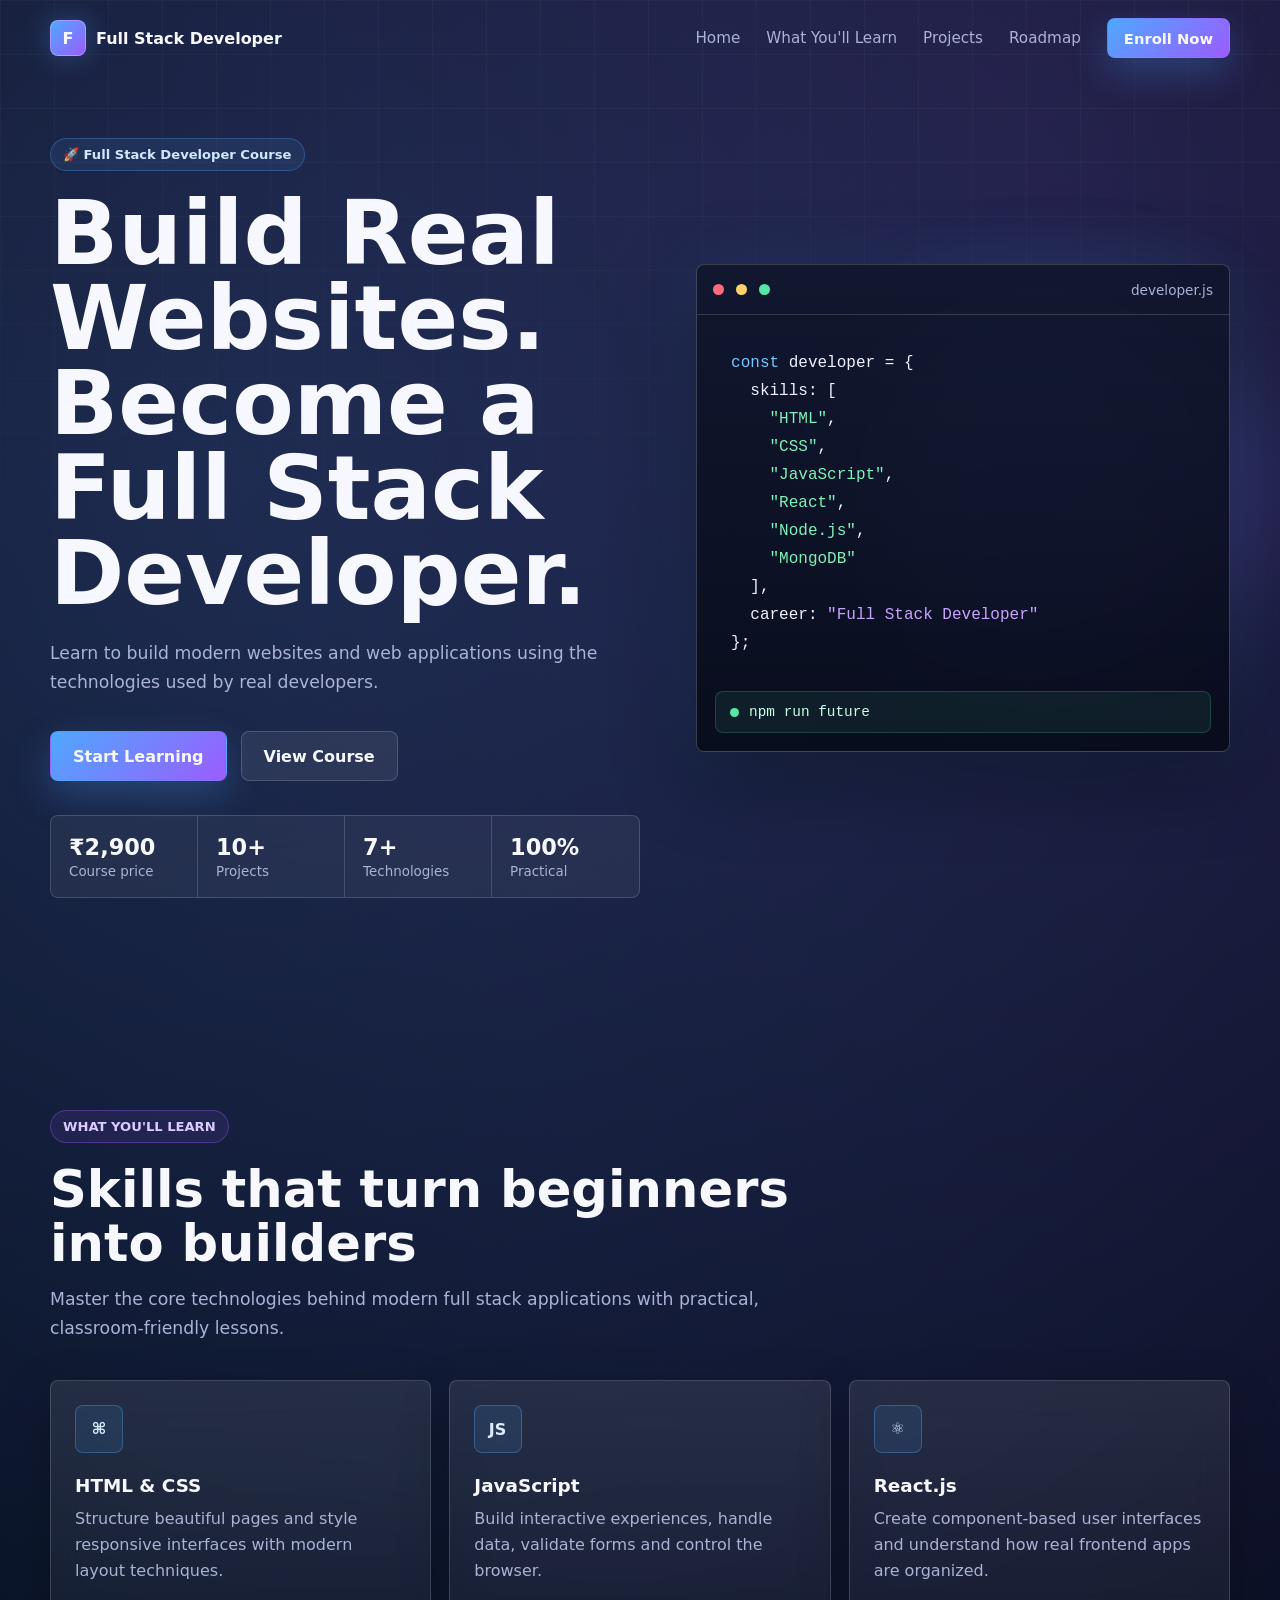
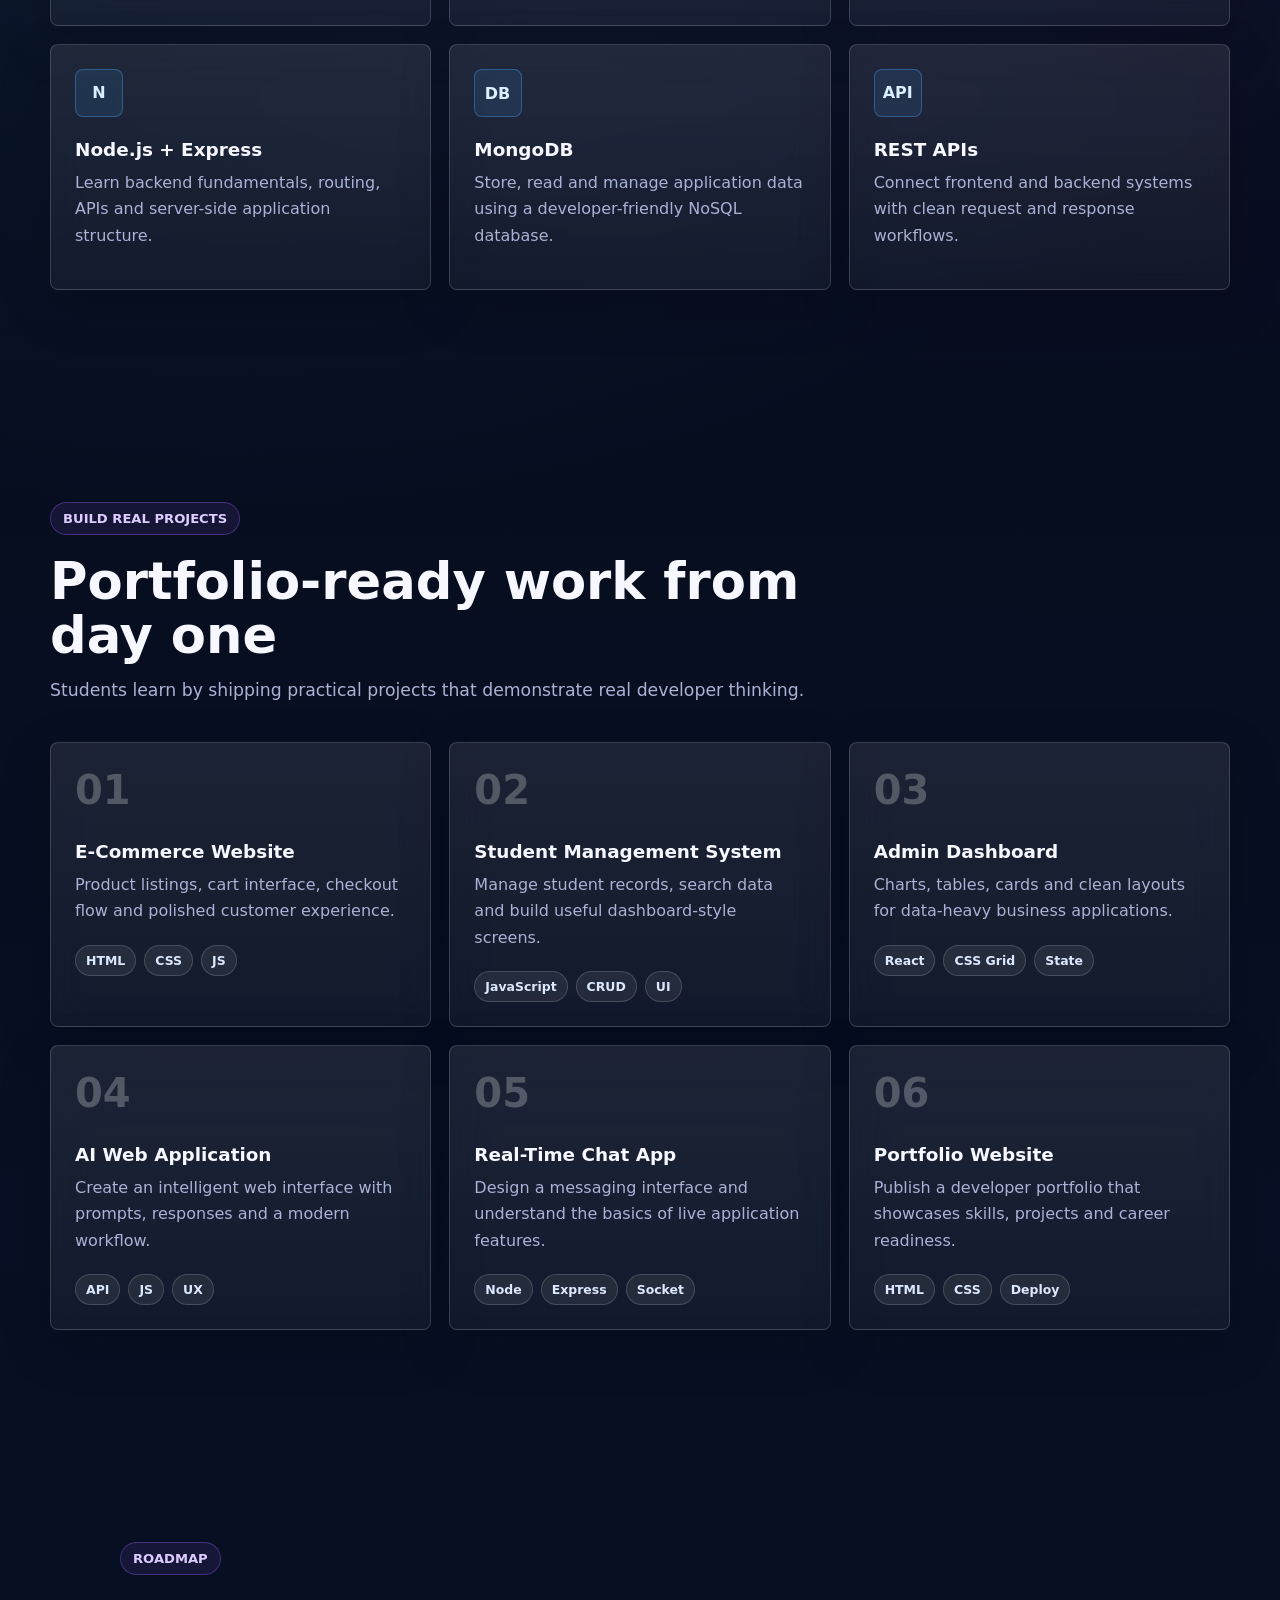
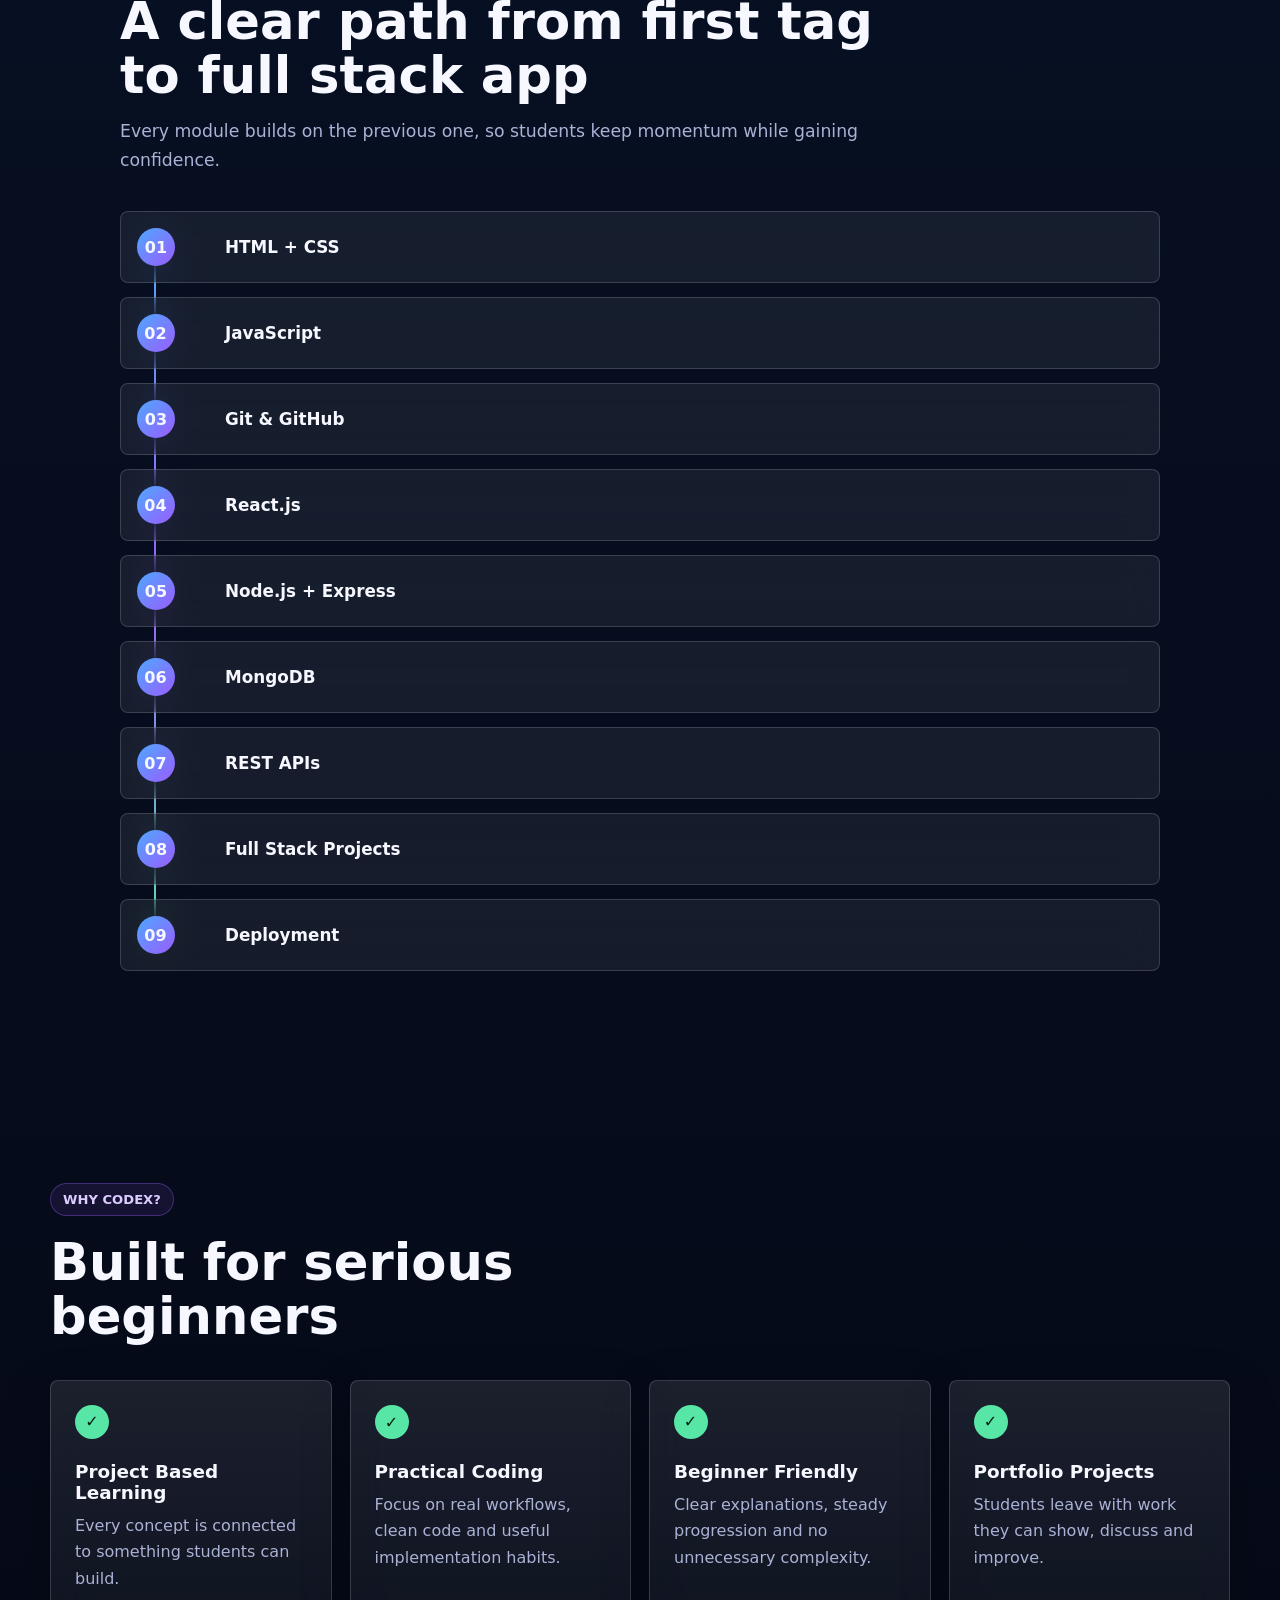
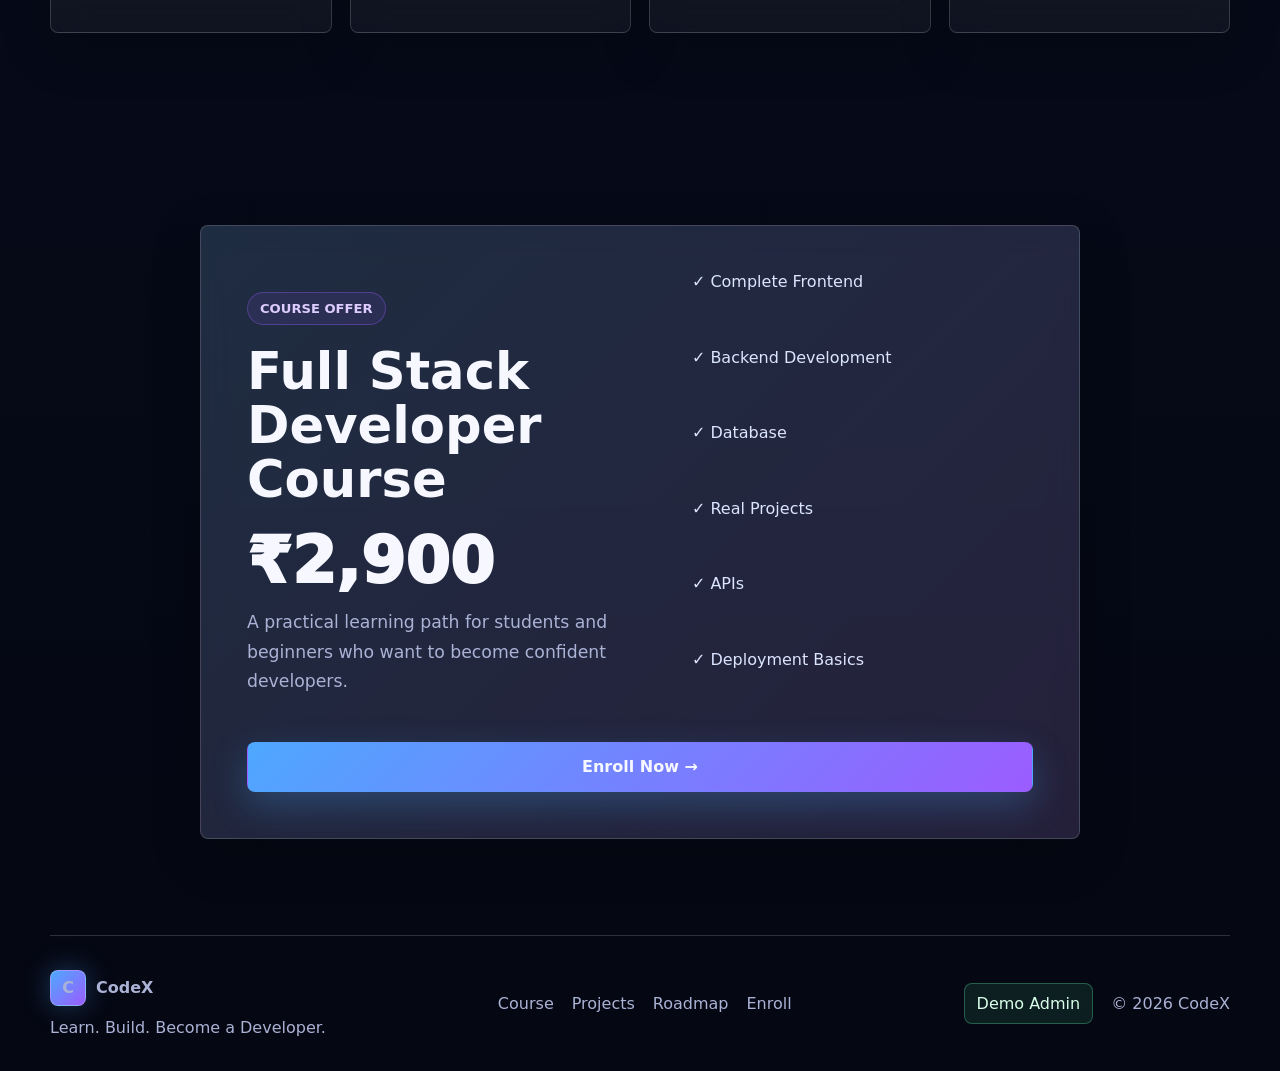
<file: index.html>
<!DOCTYPE html>
<html lang="en">
<head>
  <meta charset="UTF-8">
  <meta name="viewport" content="width=device-width, initial-scale=1.0">
  <title>CodeX | Full Stack Developer Course</title>
  <meta name="description" content="Join CodeX Full Stack Developer Course and learn HTML, CSS, JavaScript, React, Node.js, MongoDB and real full stack projects.">
  <link rel="icon" type="image/svg+xml" href="favicon.svg">
  <link rel="icon" type="image/png" sizes="16x16" href="favicon-16x16.png">
  <link rel="icon" type="image/png" sizes="32x32" href="favicon-32x32.png">
  <link rel="apple-touch-icon" href="apple-touch-icon.png">
  <link rel="stylesheet" href="style.css">
</head>
<body>
  <div class="site-shell">
    <header class="navbar" id="navbar">
      <a href="#home" class="brand" aria-label="CodeX home">
        <span class="brand-mark">F</span>
        <span>Full Stack Developer</span>
      </a>

      <button class="nav-toggle" type="button" aria-label="Open navigation" aria-expanded="false">
        <span></span>
        <span></span>
        <span></span>
      </button>

      <nav class="nav-links" aria-label="Main navigation">
        <a href="#home">Home</a>
        <a href="#learn">What You'll Learn</a>
        <a href="#projects">Projects</a>
        <a href="#roadmap">Roadmap</a>
        <button class="btn btn-small btn-primary js-enroll" type="button">Enroll Now</button>
      </nav>
    </header>

    <main>
      <section class="hero section" id="home">
        <div class="hero-content reveal">
          <div class="course-badge"><span>🚀 Full Stack Developer Course</span> </div>
          <h1>Build Real Websites.<br>Become a Full Stack Developer.</h1>
          <p class="hero-copy">Learn to build modern websites and web applications using the technologies used by real developers.</p>

          <div class="hero-actions">
            <button class="btn btn-primary js-enroll" type="button">Start Learning</button>
            <a class="btn btn-ghost" href="#learn">View Course</a>
          </div>

          <div class="hero-meta">
            <div>
              <span class="meta-value">₹2,900</span>
              <span class="meta-label">Course price</span>
            </div>
            <div>
              <span class="meta-value">10+</span>
              <span class="meta-label">Projects</span>
            </div>
            <div>
              <span class="meta-value">7+</span>
              <span class="meta-label">Technologies</span>
            </div>
            <div>
              <span class="meta-value">100%</span>
              <span class="meta-label">Practical</span>
            </div>
          </div>
        </div>

        <div class="hero-visual reveal">
          <div class="code-card" aria-label="Animated code editor preview">
            <div class="editor-topbar">
              <div class="window-dots">
                <span></span>
                <span></span>
                <span></span>
              </div>
              <span class="file-name">developer.js</span>
            </div>
            <pre><code><span class="token-blue">const</span> developer = {
  skills: [
    <span class="token-green">"HTML"</span>,
    <span class="token-green">"CSS"</span>,
    <span class="token-green">"JavaScript"</span>,
    <span class="token-green">"React"</span>,
    <span class="token-green">"Node.js"</span>,
    <span class="token-green">"MongoDB"</span>
  ],
  career: <span class="token-purple">"Full Stack Developer"</span>
};</code></pre>
            <div class="terminal-line">
              <span class="pulse-dot"></span>
              <span>npm run future</span>
            </div>
          </div>
        </div>
      </section>

      <section class="section" id="learn">
        <div class="section-heading reveal">
          <span class="eyebrow">What You'll Learn</span>
          <h2>Skills that turn beginners into builders</h2>
          <p>Master the core technologies behind modern full stack applications with practical, classroom-friendly lessons.</p>
        </div>

        <div class="feature-grid">
          <article class="glass-card reveal">
            <span class="card-icon">⌘</span>
            <h3>HTML & CSS</h3>
            <p>Structure beautiful pages and style responsive interfaces with modern layout techniques.</p>
          </article>
          <article class="glass-card reveal">
            <span class="card-icon">JS</span>
            <h3>JavaScript</h3>
            <p>Build interactive experiences, handle data, validate forms and control the browser.</p>
          </article>
          <article class="glass-card reveal">
            <span class="card-icon">⚛</span>
            <h3>React.js</h3>
            <p>Create component-based user interfaces and understand how real frontend apps are organized.</p>
          </article>
          <article class="glass-card reveal">
            <span class="card-icon">N</span>
            <h3>Node.js + Express</h3>
            <p>Learn backend fundamentals, routing, APIs and server-side application structure.</p>
          </article>
          <article class="glass-card reveal">
            <span class="card-icon">DB</span>
            <h3>MongoDB</h3>
            <p>Store, read and manage application data using a developer-friendly NoSQL database.</p>
          </article>
          <article class="glass-card reveal">
            <span class="card-icon">API</span>
            <h3>REST APIs</h3>
            <p>Connect frontend and backend systems with clean request and response workflows.</p>
          </article>
        </div>
      </section>

      <section class="section" id="projects">
        <div class="section-heading reveal">
          <span class="eyebrow">Build Real Projects</span>
          <h2>Portfolio-ready work from day one</h2>
          <p>Students learn by shipping practical projects that demonstrate real developer thinking.</p>
        </div>

        <div class="project-grid">
          <article class="project-card reveal">
            <span class="project-number">01</span>
            <h3>E-Commerce Website</h3>
            <p>Product listings, cart interface, checkout flow and polished customer experience.</p>
            <div class="tech-list"><span>HTML</span><span>CSS</span><span>JS</span></div>
          </article>
          <article class="project-card reveal">
            <span class="project-number">02</span>
            <h3>Student Management System</h3>
            <p>Manage student records, search data and build useful dashboard-style screens.</p>
            <div class="tech-list"><span>JavaScript</span><span>CRUD</span><span>UI</span></div>
          </article>
          <article class="project-card reveal">
            <span class="project-number">03</span>
            <h3>Admin Dashboard</h3>
            <p>Charts, tables, cards and clean layouts for data-heavy business applications.</p>
            <div class="tech-list"><span>React</span><span>CSS Grid</span><span>State</span></div>
          </article>
          <article class="project-card reveal">
            <span class="project-number">04</span>
            <h3>AI Web Application</h3>
            <p>Create an intelligent web interface with prompts, responses and a modern workflow.</p>
            <div class="tech-list"><span>API</span><span>JS</span><span>UX</span></div>
          </article>
          <article class="project-card reveal">
            <span class="project-number">05</span>
            <h3>Real-Time Chat App</h3>
            <p>Design a messaging interface and understand the basics of live application features.</p>
            <div class="tech-list"><span>Node</span><span>Express</span><span>Socket</span></div>
          </article>
          <article class="project-card reveal">
            <span class="project-number">06</span>
            <h3>Portfolio Website</h3>
            <p>Publish a developer portfolio that showcases skills, projects and career readiness.</p>
            <div class="tech-list"><span>HTML</span><span>CSS</span><span>Deploy</span></div>
          </article>
        </div>
      </section>

      <section class="section roadmap-section" id="roadmap">
        <div class="section-heading reveal">
          <span class="eyebrow">Roadmap</span>
          <h2>A clear path from first tag to full stack app</h2>
          <p>Every module builds on the previous one, so students keep momentum while gaining confidence.</p>
        </div>

        <div class="timeline">
          <div class="timeline-item reveal"><span>01</span><p>HTML + CSS</p></div>
          <div class="timeline-item reveal"><span>02</span><p>JavaScript</p></div>
          <div class="timeline-item reveal"><span>03</span><p>Git & GitHub</p></div>
          <div class="timeline-item reveal"><span>04</span><p>React.js</p></div>
          <div class="timeline-item reveal"><span>05</span><p>Node.js + Express</p></div>
          <div class="timeline-item reveal"><span>06</span><p>MongoDB</p></div>
          <div class="timeline-item reveal"><span>07</span><p>REST APIs</p></div>
          <div class="timeline-item reveal"><span>08</span><p>Full Stack Projects</p></div>
          <div class="timeline-item reveal"><span>09</span><p>Deployment</p></div>
        </div>
      </section>

      <section class="section why-section">
        <div class="section-heading reveal">
          <span class="eyebrow">Why CodeX?</span>
          <h2>Built for serious beginners</h2>
        </div>

        <div class="why-grid">
          <article class="why-card reveal"><span>✓</span><h3>Project Based Learning</h3><p>Every concept is connected to something students can build.</p></article>
          <article class="why-card reveal"><span>✓</span><h3>Practical Coding</h3><p>Focus on real workflows, clean code and useful implementation habits.</p></article>
          <article class="why-card reveal"><span>✓</span><h3>Beginner Friendly</h3><p>Clear explanations, steady progression and no unnecessary complexity.</p></article>
          <article class="why-card reveal"><span>✓</span><h3>Portfolio Projects</h3><p>Students leave with work they can show, discuss and improve.</p></article>
        </div>
      </section>

      <section class="section offer-section" id="enroll">
        <div class="pricing-card reveal">
          <div>
            <span class="eyebrow">Course Offer</span>
            <h2>Full Stack Developer Course</h2>
            <p class="price">₹2,900</p>
            <p class="offer-copy">A practical learning path for students and beginners who want to become confident developers.</p>
          </div>
          <ul class="offer-list">
            <li>✓ Complete Frontend</li>
            <li>✓ Backend Development</li>
            <li>✓ Database</li>
            <li>✓ Real Projects</li>
            <li>✓ APIs</li>
            <li>✓ Deployment Basics</li>
          </ul>
          <button class="btn btn-primary js-enroll" type="button">Enroll Now →</button>
        </div>
      </section>
    </main>

    <footer class="footer">
      <div>
        <a href="#home" class="brand">
          <span class="brand-mark">C</span>
          <span>CodeX</span>
        </a>
        <p>Learn. Build. Become a Developer.</p>
      </div>
      <div class="footer-links">
        <a href="#learn">Course</a>
        <a href="#projects">Projects</a>
        <a href="#roadmap">Roadmap</a>
        <a href="#enroll">Enroll</a>
      </div>
      <div class="footer-actions">
        <button class="admin-link" type="button" id="openAdmin">Demo Admin</button>
        <span>© 2026 CodeX</span>
      </div>
    </footer>
  </div>

  <div class="modal" id="enrollModal" aria-hidden="true" role="dialog" aria-labelledby="enrollTitle">
    <div class="modal-backdrop" data-close-modal></div>
    <div class="modal-panel">
      <button class="modal-close" type="button" aria-label="Close enrollment modal" data-close-modal>×</button>
      <div class="modal-form-view">
        <span class="eyebrow">Reserve Seat</span>
        <h2 id="enrollTitle">Join CodeX</h2>
        <p class="modal-copy">Enter student details for the live demo enrollment flow.</p>
        <form id="enrollmentForm" novalidate>
          <label>
            Full Name
            <input type="text" id="fullName" name="fullName" autocomplete="name" placeholder="Enter full name">
            <small class="error-message"></small>
          </label>
          <label>
            Mobile Number
            <input type="tel" id="mobile" name="mobile" autocomplete="tel" placeholder="10-digit mobile number">
            <small class="error-message"></small>
          </label>
          <label>
            Email
            <input type="email" id="email" name="email" autocomplete="email" placeholder="student@example.com">
            <small class="error-message"></small>
          </label>
          <label>
            Preferred Batch
            <select id="batch" name="batch">
              <option value="">Select a batch</option>
              <option value="Morning Batch">Morning Batch</option>
              <option value="Afternoon Batch">Afternoon Batch</option>
              <option value="Evening Batch">Evening Batch</option>
              <option value="Weekend Batch">Weekend Batch</option>
            </select>
            <small class="error-message"></small>
          </label>
          <p class="redirect-message" id="redirectMessage" aria-live="polite"></p>
          <button class="btn btn-primary btn-full" type="submit" id="submitEnrollment">Reserve My Seat →</button>
        </form>
      </div>
    </div>
  </div>

  <div class="modal admin-modal" id="adminModal" aria-hidden="true" role="dialog" aria-labelledby="adminTitle">
    <div class="modal-backdrop" data-close-admin></div>
    <div class="modal-panel admin-panel">
      <button class="modal-close" type="button" aria-label="Close admin modal" data-close-admin>×</button>
      <div class="admin-header">
        <div>
          <span class="eyebrow">Demo Admin</span>
          <h2 id="adminTitle">Enrollment Dashboard</h2>
        </div>
        <div class="clear-controls">
          <button class="btn btn-danger" type="button" id="clearData">Clear Demo Data</button>
          <div class="confirm-clear" id="confirmClear" hidden>
            <span>Clear all demo data?</span>
            <button type="button" id="confirmClearYes">Yes</button>
            <button type="button" id="confirmClearNo">No</button>
          </div>
        </div>
      </div>

      <div class="admin-stats">
        <div class="stat-card">
          <span id="totalEnrollments">0</span>
          <p>Total Enrollments</p>
        </div>
        <div class="stat-card">
          <span id="todayEnrollments">0</span>
          <p>Today's Enrollments</p>
        </div>
      </div>

      <p class="inline-message" id="adminMessage" aria-live="polite"></p>

      <div class="table-wrap">
        <table>
          <thead>
            <tr>
              <th>Name</th>
              <th>Mobile</th>
              <th>Email</th>
              <th>Batch</th>
              <th>Date</th>
            </tr>
          </thead>
          <tbody id="enrollmentTable"></tbody>
        </table>
      </div>
    </div>
  </div>

  <script src="script.js"></script>
</body>
</html>
</file>
<file: style.css>
:root {
  --bg: #050712;
  --bg-soft: #090d1c;
  --panel: rgba(255, 255, 255, 0.075);
  --panel-strong: rgba(255, 255, 255, 0.12);
  --line: rgba(255, 255, 255, 0.16);
  --text: #f7f8ff;
  --muted: #aab2d5;
  --blue: #4ea8ff;
  --purple: #9b5cff;
  --green: #58e6a7;
  --amber: #ffd166;
  --danger: #ff6b7a;
  --shadow: 0 24px 80px rgba(0, 0, 0, 0.45);
  --radius: 8px;
}

* {
  box-sizing: border-box;
}

html {
  scroll-behavior: smooth;
}

body {
  min-height: 100vh;
  margin: 0;
  color: var(--text);
  font-family: Inter, ui-sans-serif, system-ui, -apple-system, BlinkMacSystemFont, "Segoe UI", sans-serif;
  background:
    radial-gradient(circle at 18% 8%, rgba(78, 168, 255, 0.18), transparent 30%),
    radial-gradient(circle at 82% 2%, rgba(155, 92, 255, 0.18), transparent 32%),
    linear-gradient(180deg, #050712 0%, #071024 48%, #050712 100%);
  overflow-x: hidden;
}

body.modal-open {
  overflow: hidden;
}

a {
  color: inherit;
  text-decoration: none;
}

button,
input,
select {
  font: inherit;
}

button {
  cursor: pointer;
}

.site-shell {
  position: relative;
  overflow: hidden;
}

.site-shell::before {
  content: "";
  position: fixed;
  inset: 0;
  pointer-events: none;
  background-image:
    linear-gradient(rgba(255, 255, 255, 0.035) 1px, transparent 1px),
    linear-gradient(90deg, rgba(255, 255, 255, 0.035) 1px, transparent 1px);
  background-size: 54px 54px;
  mask-image: linear-gradient(to bottom, rgba(0, 0, 0, 0.9), transparent 78%);
}

.navbar {
  position: sticky;
  top: 0;
  z-index: 50;
  display: flex;
  align-items: center;
  justify-content: space-between;
  width: min(1180px, calc(100% - 32px));
  min-height: 76px;
  margin: 0 auto;
  padding: 14px 0;
  transition: 0.25s ease;
}

.navbar.scrolled {
  width: min(1180px, calc(100% - 24px));
  margin-top: 10px;
  padding: 10px 18px;
  border: 1px solid var(--line);
  border-radius: var(--radius);
  background: rgba(5, 7, 18, 0.78);
  box-shadow: var(--shadow);
  backdrop-filter: blur(18px);
}

.brand {
  display: inline-flex;
  align-items: center;
  gap: 10px;
  font-weight: 800;
  letter-spacing: 0;
}

.brand-mark {
  display: grid;
  place-items: center;
  width: 36px;
  height: 36px;
  border: 1px solid rgba(255, 255, 255, 0.25);
  border-radius: 8px;
  background: linear-gradient(135deg, var(--blue), var(--purple));
  box-shadow: 0 0 28px rgba(78, 168, 255, 0.32);
}

.nav-links {
  display: flex;
  align-items: center;
  gap: 26px;
  color: var(--muted);
  font-size: 0.95rem;
}

.nav-links a {
  transition: color 0.2s ease;
}

.nav-links a:hover {
  color: var(--text);
}

.nav-toggle {
  display: none;
  width: 42px;
  height: 42px;
  border: 1px solid var(--line);
  border-radius: var(--radius);
  background: rgba(255, 255, 255, 0.08);
}

.nav-toggle span {
  display: block;
  width: 18px;
  height: 2px;
  margin: 4px auto;
  background: var(--text);
  transition: 0.2s ease;
}

.section {
  width: min(1180px, calc(100% - 32px));
  margin: 0 auto;
  padding: 96px 0;
}

.hero {
  display: grid;
  grid-template-columns: minmax(0, 1.05fr) minmax(320px, 0.95fr);
  align-items: center;
  gap: 56px;
  min-height: calc(100vh - 76px);
  padding-top: 42px;
}

.course-badge,
.eyebrow {
  display: inline-flex;
  align-items: center;
  gap: 8px;
  width: fit-content;
  border: 1px solid rgba(78, 168, 255, 0.3);
  border-radius: 999px;
  color: #cfe8ff;
  background: rgba(78, 168, 255, 0.1);
  padding: 8px 12px;
  font-size: 0.82rem;
  font-weight: 700;
  margin: 20px 0px;
}

.eyebrow {
  color: #ddccff;
  background: rgba(155, 92, 255, 0.1);
  border-color: rgba(155, 92, 255, 0.35);
  text-transform: uppercase;
}

h1,
h2,
h3,
p {
  margin-top: 0;
}

h1 {
  max-width: 820px;
  margin-bottom: 22px;
  font-size: clamp(2.7rem, 7vw, 5.9rem);
  line-height: 0.95;
  letter-spacing: 0;
}

h2 {
  margin-bottom: 14px;
  font-size: clamp(2rem, 4vw, 3.45rem);
  line-height: 1.05;
  letter-spacing: 0;
}

h3 {
  margin-bottom: 10px;
  font-size: 1.15rem;
  letter-spacing: 0;
}

.hero-copy,
.section-heading p,
.offer-copy,
.modal-copy {
  color: var(--muted);
  font-size: 1.08rem;
  line-height: 1.7;
}

.hero-copy {
  max-width: 650px;
}

.hero-actions {
  display: flex;
  flex-wrap: wrap;
  gap: 14px;
  margin: 34px 0;
}

.btn {
  display: inline-flex;
  align-items: center;
  justify-content: center;
  min-height: 50px;
  border: 1px solid transparent;
  border-radius: var(--radius);
  padding: 0 22px;
  color: var(--text);
  font-weight: 800;
  transition: transform 0.2s ease, box-shadow 0.2s ease, border-color 0.2s ease, background 0.2s ease;
}

.btn:hover {
  transform: translateY(-2px);
}

.btn-primary {
  background: linear-gradient(135deg, var(--blue), var(--purple));
  box-shadow: 0 14px 36px rgba(78, 168, 255, 0.26);
}

.btn-primary:hover {
  box-shadow: 0 18px 48px rgba(155, 92, 255, 0.36);
}

.btn-ghost {
  border-color: var(--line);
  background: rgba(255, 255, 255, 0.08);
  backdrop-filter: blur(14px);
}

.btn-danger {
  min-height: 42px;
  color: #ffe9ec;
  background: rgba(255, 107, 122, 0.14);
  border-color: rgba(255, 107, 122, 0.35);
}

.btn-small {
  min-height: 40px;
  padding: 0 16px;
  font-size: 0.92rem;
}

.btn-full {
  width: 100%;
}

.hero-meta {
  display: grid;
  grid-template-columns: repeat(4, minmax(92px, 1fr));
  max-width: 720px;
  border: 1px solid var(--line);
  border-radius: var(--radius);
  background: rgba(255, 255, 255, 0.055);
  backdrop-filter: blur(16px);
}

.hero-meta div {
  min-width: 0;
  padding: 18px;
  border-right: 1px solid var(--line);
}

.hero-meta div:last-child {
  border-right: 0;
}

.meta-value {
  display: block;
  color: var(--text);
  font-size: 1.4rem;
  font-weight: 900;
}

.meta-label {
  display: block;
  margin-top: 4px;
  color: var(--muted);
  font-size: 0.84rem;
}

.hero-visual {
  position: relative;
}

.hero-visual::before {
  content: "";
  position: absolute;
  inset: 9% -5% auto auto;
  width: 74%;
  height: 74%;
  border-radius: 999px;
  background: linear-gradient(135deg, rgba(78, 168, 255, 0.34), rgba(155, 92, 255, 0.28));
  filter: blur(52px);
}

.code-card {
  position: relative;
  overflow: hidden;
  border: 1px solid rgba(255, 255, 255, 0.2);
  border-radius: var(--radius);
  background: linear-gradient(180deg, rgba(16, 22, 44, 0.92), rgba(6, 10, 24, 0.88));
  box-shadow: var(--shadow), 0 0 70px rgba(78, 168, 255, 0.16);
  animation: floatCard 6s ease-in-out infinite;
  backdrop-filter: blur(18px);
}

.editor-topbar {
  display: flex;
  align-items: center;
  justify-content: space-between;
  min-height: 50px;
  border-bottom: 1px solid var(--line);
  padding: 0 16px;
}

.window-dots span {
  display: inline-block;
  width: 11px;
  height: 11px;
  margin-right: 7px;
  border-radius: 50%;
  background: var(--danger);
}

.window-dots span:nth-child(2) {
  background: var(--amber);
}

.window-dots span:nth-child(3) {
  background: var(--green);
}

.file-name {
  color: var(--muted);
  font-size: 0.85rem;
}

pre {
  margin: 0;
  padding: clamp(20px, 4vw, 34px);
  overflow-x: auto;
  color: #edf3ff;
  font-family: "Cascadia Code", Consolas, "Courier New", monospace;
  font-size: clamp(0.78rem, 1.4vw, 1rem);
  line-height: 1.75;
}

.token-blue {
  color: #75c7ff;
}

.token-green {
  color: #7cf2b8;
}

.token-purple {
  color: #c9a4ff;
}

.terminal-line {
  display: flex;
  align-items: center;
  gap: 10px;
  margin: 0 18px 18px;
  border: 1px solid rgba(88, 230, 167, 0.2);
  border-radius: var(--radius);
  background: rgba(88, 230, 167, 0.08);
  padding: 12px 14px;
  color: #c9ffe5;
  font-family: "Cascadia Code", Consolas, monospace;
  font-size: 0.9rem;
}

.pulse-dot {
  width: 9px;
  height: 9px;
  border-radius: 50%;
  background: var(--green);
  box-shadow: 0 0 0 rgba(88, 230, 167, 0.65);
  animation: pulse 1.6s ease-out infinite;
}

.section-heading {
  max-width: 760px;
  margin-bottom: 36px;
}

.feature-grid,
.project-grid,
.why-grid {
  display: grid;
  grid-template-columns: repeat(3, minmax(0, 1fr));
  gap: 18px;
}

.glass-card,
.project-card,
.why-card,
.pricing-card,
.stat-card {
  border: 1px solid var(--line);
  border-radius: var(--radius);
  background: linear-gradient(180deg, rgba(255, 255, 255, 0.09), rgba(255, 255, 255, 0.045));
  box-shadow: 0 16px 50px rgba(0, 0, 0, 0.22);
  backdrop-filter: blur(18px);
}

.glass-card,
.project-card,
.why-card {
  min-height: 220px;
  padding: 24px;
  transition: transform 0.22s ease, border-color 0.22s ease, background 0.22s ease;
}

.glass-card:hover,
.project-card:hover,
.why-card:hover {
  transform: translateY(-7px);
  border-color: rgba(78, 168, 255, 0.38);
  background: linear-gradient(180deg, rgba(255, 255, 255, 0.12), rgba(255, 255, 255, 0.06));
}

.glass-card p,
.project-card p,
.why-card p {
  color: var(--muted);
  line-height: 1.65;
}

.card-icon {
  display: grid;
  place-items: center;
  width: 48px;
  height: 48px;
  margin-bottom: 22px;
  border: 1px solid rgba(78, 168, 255, 0.35);
  border-radius: var(--radius);
  background: rgba(78, 168, 255, 0.11);
  color: #d9efff;
  font-weight: 900;
}

.project-card {
  position: relative;
  overflow: hidden;
}

.project-card::after {
  content: "";
  position: absolute;
  inset: 0;
  background: linear-gradient(135deg, rgba(78, 168, 255, 0.14), transparent 42%, rgba(88, 230, 167, 0.08));
  opacity: 0;
  transition: opacity 0.22s ease;
}

.project-card:hover::after {
  opacity: 1;
}

.project-card > * {
  position: relative;
  z-index: 1;
}

.project-number {
  display: inline-block;
  margin-bottom: 28px;
  color: rgba(255, 255, 255, 0.25);
  font-size: 2.5rem;
  font-weight: 900;
}

.tech-list {
  display: flex;
  flex-wrap: wrap;
  gap: 8px;
  margin-top: 20px;
}

.tech-list span {
  border: 1px solid rgba(255, 255, 255, 0.16);
  border-radius: 999px;
  padding: 7px 10px;
  color: #dbe8ff;
  background: rgba(255, 255, 255, 0.07);
  font-size: 0.78rem;
  font-weight: 700;
}

.roadmap-section {
  width: min(1040px, calc(100% - 32px));
}

.timeline {
  position: relative;
  display: grid;
  gap: 14px;
}

.timeline::before {
  content: "";
  position: absolute;
  top: 20px;
  bottom: 20px;
  left: 34px;
  width: 2px;
  background: linear-gradient(var(--blue), var(--purple), var(--green));
}

.timeline-item {
  position: relative;
  display: grid;
  grid-template-columns: 70px 1fr;
  align-items: center;
  gap: 18px;
  border: 1px solid var(--line);
  border-radius: var(--radius);
  background: rgba(255, 255, 255, 0.065);
  padding: 16px;
  backdrop-filter: blur(16px);
}

.timeline-item span {
  position: relative;
  z-index: 1;
  display: grid;
  place-items: center;
  width: 38px;
  height: 38px;
  border-radius: 50%;
  background: linear-gradient(135deg, var(--blue), var(--purple));
  font-weight: 900;
}

.timeline-item p {
  margin: 0;
  font-size: 1.05rem;
  font-weight: 800;
}

.why-grid {
  grid-template-columns: repeat(4, minmax(0, 1fr));
}

.why-card span {
  display: inline-grid;
  place-items: center;
  width: 34px;
  height: 34px;
  margin-bottom: 22px;
  border-radius: 50%;
  color: #022012;
  background: var(--green);
  font-weight: 900;
}

.offer-section {
  display: grid;
  place-items: center;
}

.pricing-card {
  display: grid;
  grid-template-columns: 1.1fr 0.9fr;
  gap: 28px;
  width: min(880px, 100%);
  padding: clamp(24px, 5vw, 46px);
  background:
    linear-gradient(135deg, rgba(78, 168, 255, 0.12), rgba(155, 92, 255, 0.1)),
    rgba(255, 255, 255, 0.075);
}

.price {
  margin: 18px 0 10px;
  font-size: clamp(2.4rem, 6vw, 4rem);
  font-weight: 950;
}

.offer-list {
  display: grid;
  gap: 12px;
  margin: 0;
  padding: 0;
  list-style: none;
  color: #dce5ff;
}

.pricing-card .btn {
  grid-column: 1 / -1;
}

.footer {
  display: flex;
  align-items: center;
  justify-content: space-between;
  gap: 22px;
  width: min(1180px, calc(100% - 32px));
  margin: 0 auto;
  border-top: 1px solid var(--line);
  padding: 34px 0;
  color: var(--muted);
}

.footer p {
  margin: 12px 0 0;
}

.footer-links,
.footer-actions {
  display: flex;
  align-items: center;
  gap: 18px;
  flex-wrap: wrap;
}

.footer-links a:hover {
  color: var(--text);
}

.admin-link {
  border: 1px solid rgba(88, 230, 167, 0.32);
  border-radius: var(--radius);
  padding: 10px 12px;
  color: #d8ffe9;
  background: rgba(88, 230, 167, 0.1);
}

.modal {
  position: fixed;
  inset: 0;
  z-index: 100;
  display: none;
  place-items: center;
  padding: 20px;
}

.modal.is-open {
  display: grid;
}

.modal-backdrop {
  position: absolute;
  inset: 0;
  background: rgba(0, 0, 0, 0.68);
  backdrop-filter: blur(10px);
}

.modal-panel {
  position: relative;
  z-index: 1;
  width: min(500px, 100%);
  max-height: calc(100vh - 40px);
  overflow: auto;
  border: 1px solid var(--line);
  border-radius: var(--radius);
  background: linear-gradient(180deg, rgba(16, 22, 44, 0.98), rgba(7, 10, 24, 0.98));
  box-shadow: var(--shadow);
  padding: 28px;
}

.modal-close {
  position: absolute;
  top: 14px;
  right: 14px;
  display: grid;
  place-items: center;
  width: 36px;
  height: 36px;
  border: 1px solid var(--line);
  border-radius: var(--radius);
  color: var(--text);
  background: rgba(255, 255, 255, 0.08);
  font-size: 1.35rem;
}

form {
  display: grid;
  gap: 16px;
  margin-top: 22px;
}

label {
  display: grid;
  gap: 8px;
  color: #dce4ff;
  font-size: 0.92rem;
  font-weight: 750;
}

input,
select {
  width: 100%;
  min-height: 48px;
  border: 1px solid var(--line);
  border-radius: var(--radius);
  outline: none;
  padding: 0 14px;
  color: var(--text);
  background: rgba(255, 255, 255, 0.075);
  transition: border-color 0.2s ease, box-shadow 0.2s ease;
}

input:focus,
select:focus {
  border-color: rgba(78, 168, 255, 0.65);
  box-shadow: 0 0 0 4px rgba(78, 168, 255, 0.12);
}

select option {
  color: #12182a;
}

.error-message {
  min-height: 17px;
  color: #ff9aa6;
  font-weight: 650;
}

.redirect-message {
  min-height: 22px;
  margin: 0;
  color: #c9ffe5;
  font-size: 0.92rem;
  font-weight: 750;
}

.admin-panel {
  width: min(980px, 100%);
}

.admin-header {
  display: flex;
  align-items: start;
  justify-content: space-between;
  gap: 16px;
  margin-bottom: 22px;
}

.clear-controls {
  display: grid;
  justify-items: end;
  gap: 10px;
}

.confirm-clear {
  display: flex;
  align-items: center;
  gap: 8px;
  border: 1px solid rgba(255, 107, 122, 0.28);
  border-radius: var(--radius);
  padding: 8px;
  color: #ffd9de;
  background: rgba(255, 107, 122, 0.1);
  font-size: 0.84rem;
}

.confirm-clear[hidden] {
  display: none;
}

.confirm-clear button {
  min-width: 42px;
  border: 1px solid var(--line);
  border-radius: 6px;
  color: var(--text);
  background: rgba(255, 255, 255, 0.09);
  padding: 5px 8px;
  font-weight: 800;
}

.admin-stats {
  display: grid;
  grid-template-columns: repeat(2, minmax(0, 1fr));
  gap: 14px;
  margin-bottom: 16px;
}

.stat-card {
  padding: 20px;
}

.stat-card span {
  display: block;
  font-size: 2rem;
  font-weight: 950;
}

.stat-card p {
  margin: 4px 0 0;
  color: var(--muted);
}

.inline-message {
  min-height: 22px;
  color: #ffd7dd;
}

.table-wrap {
  overflow-x: auto;
  border: 1px solid var(--line);
  border-radius: var(--radius);
}

table {
  width: 100%;
  min-width: 760px;
  border-collapse: collapse;
}

th,
td {
  border-bottom: 1px solid var(--line);
  padding: 14px;
  text-align: left;
}

th {
  color: #dbe6ff;
  background: rgba(255, 255, 255, 0.08);
  font-size: 0.82rem;
  text-transform: uppercase;
}

td {
  color: var(--muted);
}

tbody tr:last-child td {
  border-bottom: 0;
}

.empty-row {
  text-align: center;
  color: var(--muted);
}

.reveal {
  opacity: 0;
  transform: translateY(22px);
  transition: opacity 0.7s ease, transform 0.7s ease;
}

.reveal.visible {
  opacity: 1;
  transform: translateY(0);
}

@keyframes floatCard {
  0%,
  100% {
    transform: translateY(0);
  }
  50% {
    transform: translateY(-14px);
  }
}

@keyframes pulse {
  0% {
    box-shadow: 0 0 0 0 rgba(88, 230, 167, 0.6);
  }
  80%,
  100% {
    box-shadow: 0 0 0 12px rgba(88, 230, 167, 0);
  }
}

@media (max-width: 940px) {
  .nav-toggle {
    display: block;
  }

  .nav-links {
    position: absolute;
    top: 72px;
    left: 0;
    right: 0;
    display: grid;
    gap: 0;
    border: 1px solid var(--line);
    border-radius: var(--radius);
    background: rgba(5, 7, 18, 0.96);
    box-shadow: var(--shadow);
    padding: 10px;
    opacity: 0;
    pointer-events: none;
    transform: translateY(-8px);
    transition: 0.2s ease;
    backdrop-filter: blur(18px);
  }

  .nav-links.open {
    opacity: 1;
    pointer-events: auto;
    transform: translateY(0);
  }

  .nav-links a,
  .nav-links button {
    width: 100%;
    justify-content: start;
    padding: 14px;
  }

  .hero {
    grid-template-columns: 1fr;
    min-height: auto;
    padding-top: 60px;
  }

  .feature-grid,
  .project-grid {
    grid-template-columns: repeat(2, minmax(0, 1fr));
  }

  .why-grid,
  .pricing-card {
    grid-template-columns: 1fr 1fr;
  }

  .footer {
    align-items: flex-start;
    flex-direction: column;
  }
}

@media (max-width: 640px) {
  .section {
    padding: 72px 0;
  }

  .navbar.scrolled {
    margin-top: 6px;
  }

  .hero-meta,
  .feature-grid,
  .project-grid,
  .why-grid,
  .pricing-card,
  .admin-stats {
    grid-template-columns: 1fr;
  }

  .hero-meta div {
    border-right: 0;
    border-bottom: 1px solid var(--line);
  }

  .hero-meta div:last-child {
    border-bottom: 0;
  }

  .hero-actions .btn {
    width: 100%;
  }

  .glass-card,
  .project-card,
  .why-card {
    min-height: auto;
  }

  .timeline::before {
    left: 29px;
  }

  .timeline-item {
    grid-template-columns: 54px 1fr;
    gap: 12px;
  }

  .admin-header {
    flex-direction: column;
  }

  .btn-danger,
  .clear-controls {
    width: 100%;
  }

  .clear-controls {
    justify-items: stretch;
  }

  .confirm-clear {
    justify-content: space-between;
  }

  .modal-panel {
    padding: 22px;
  }
}

@media (prefers-reduced-motion: reduce) {
  *,
  *::before,
  *::after {
    scroll-behavior: auto !important;
    animation-duration: 0.01ms !important;
    animation-iteration-count: 1 !important;
    transition-duration: 0.01ms !important;
  }
}
</file>
